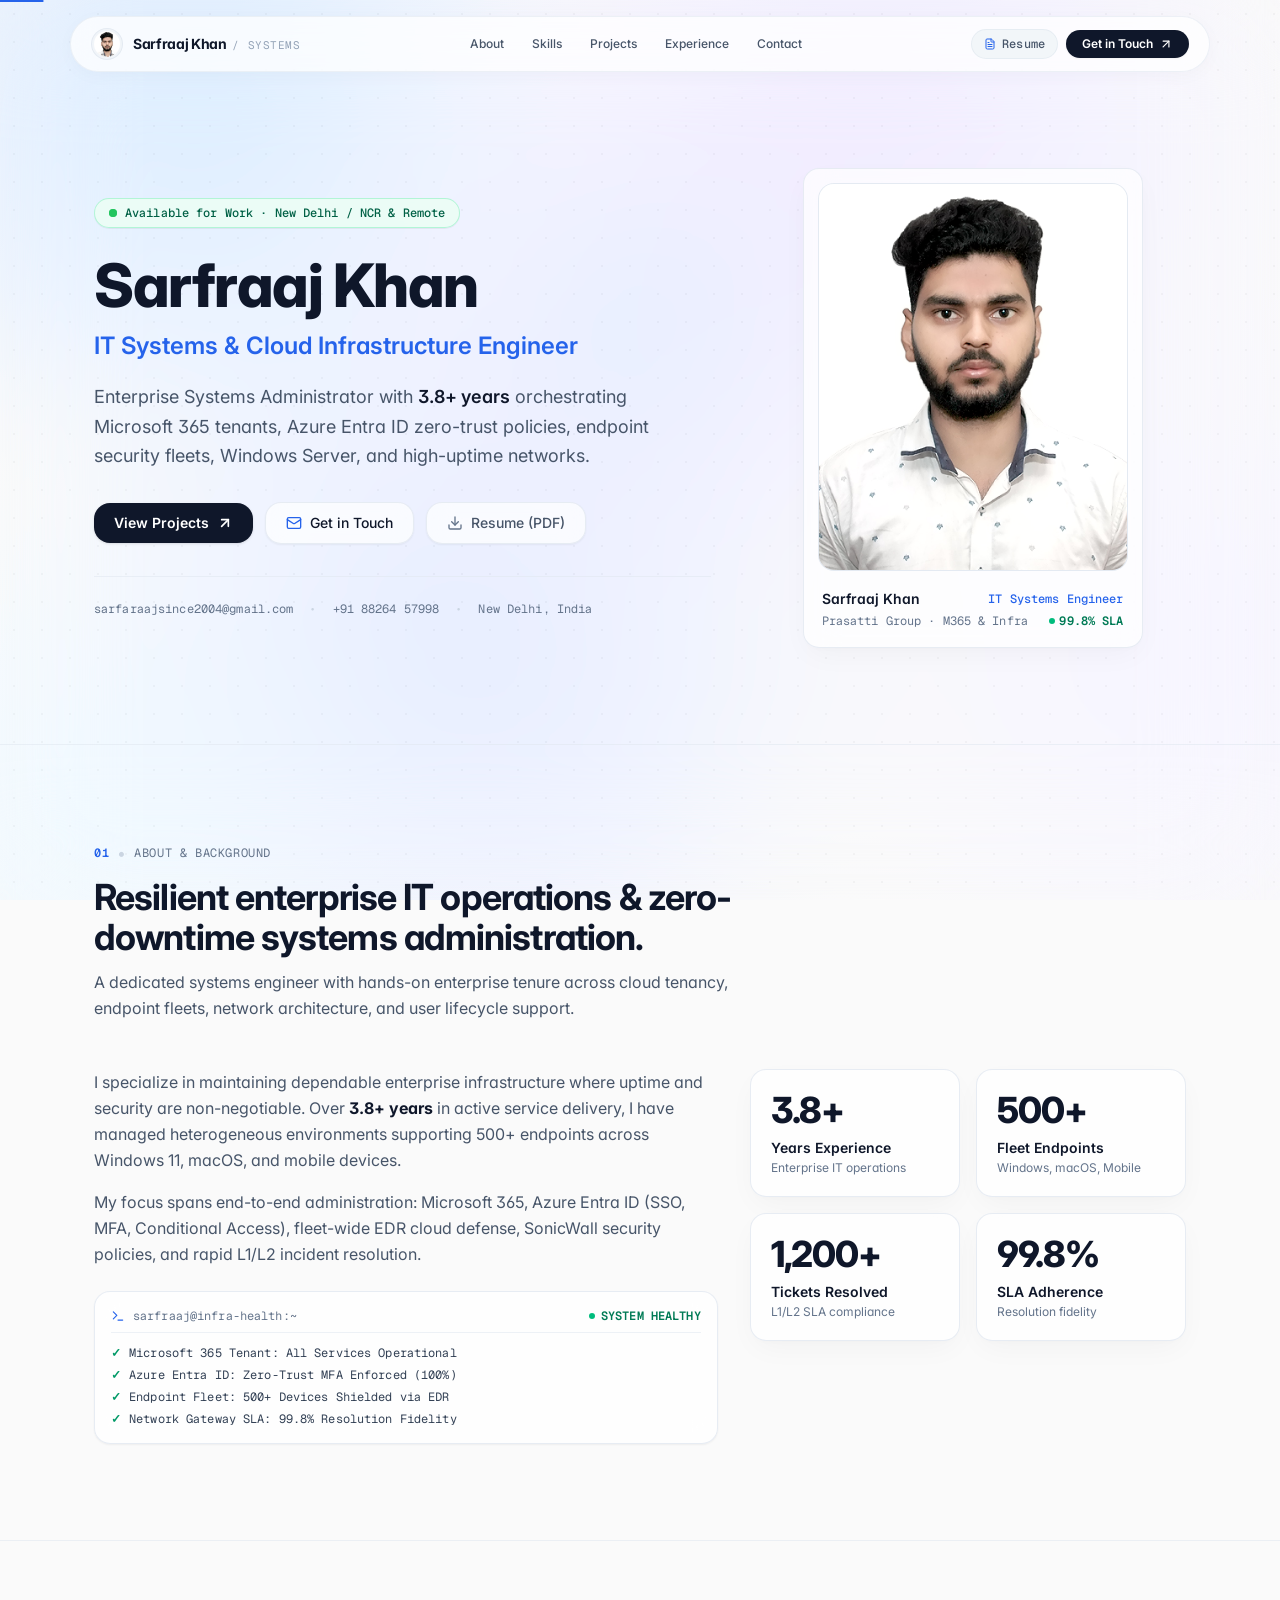
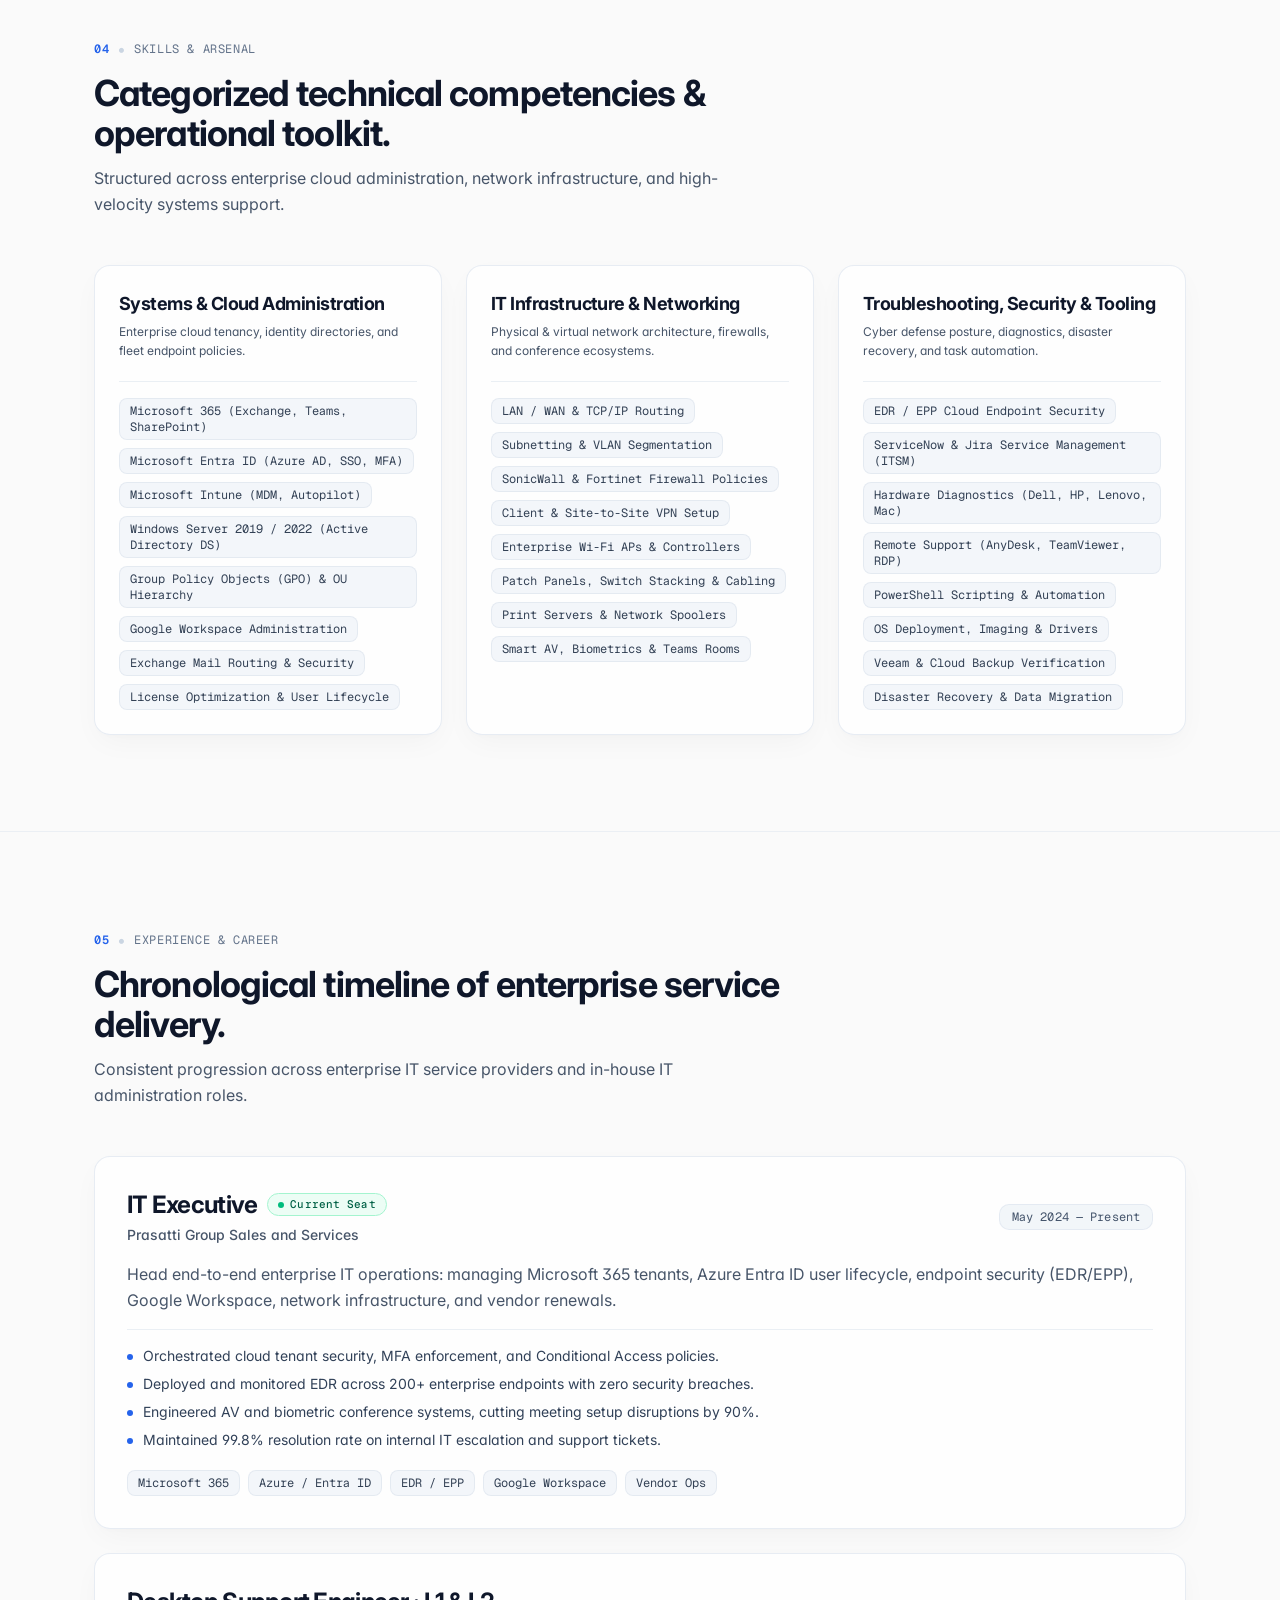
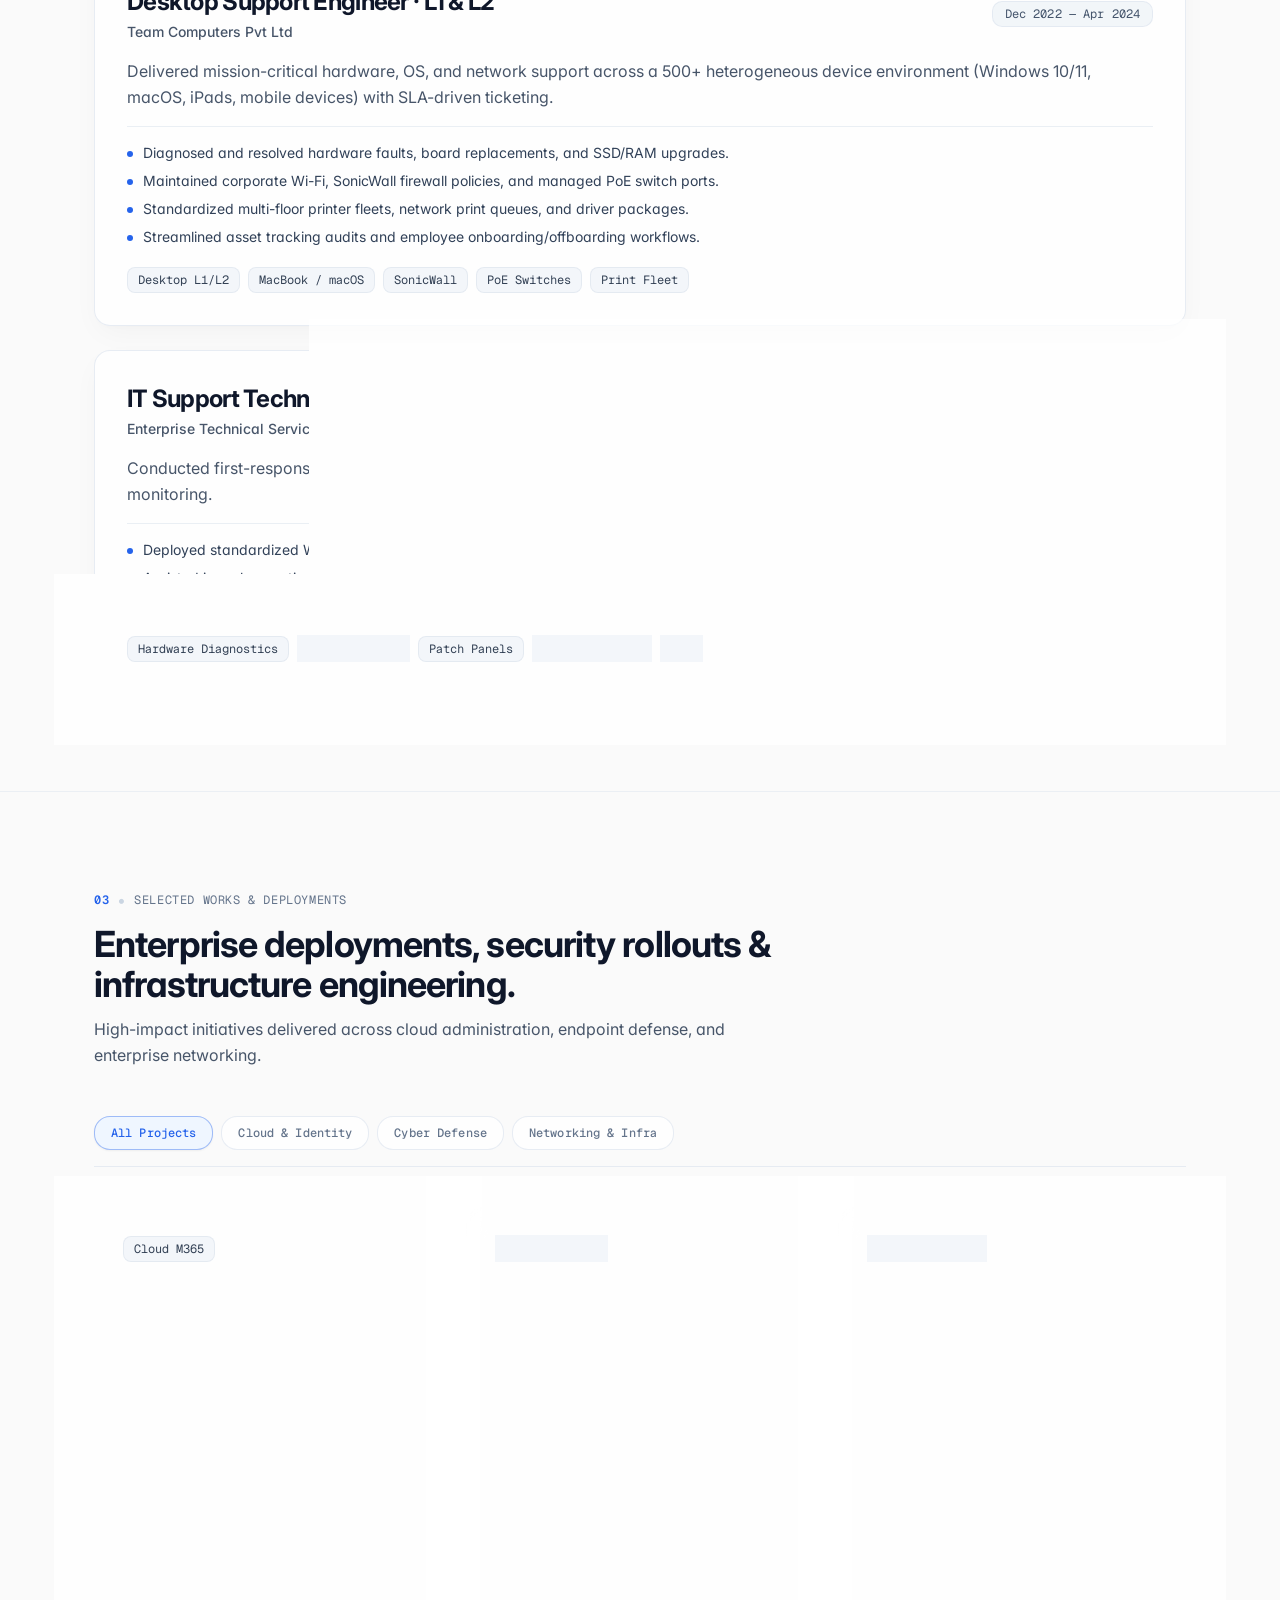
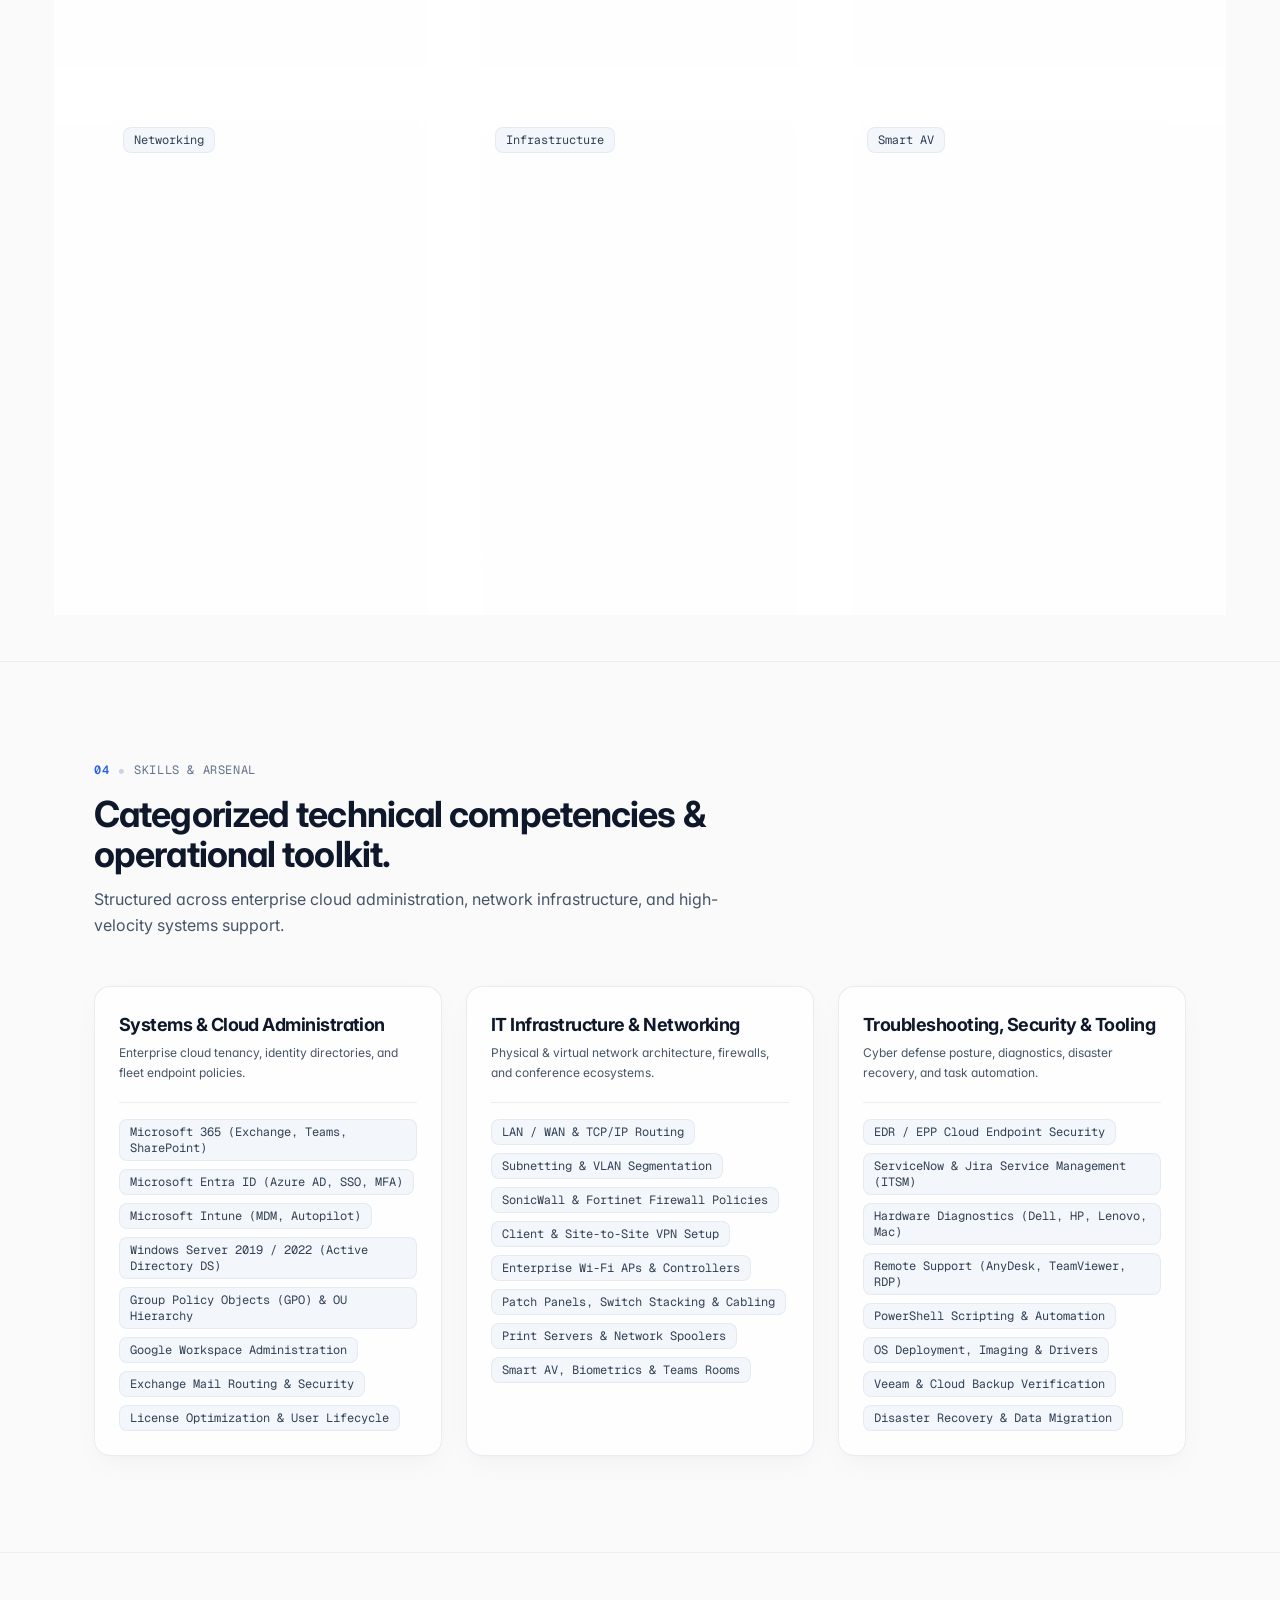
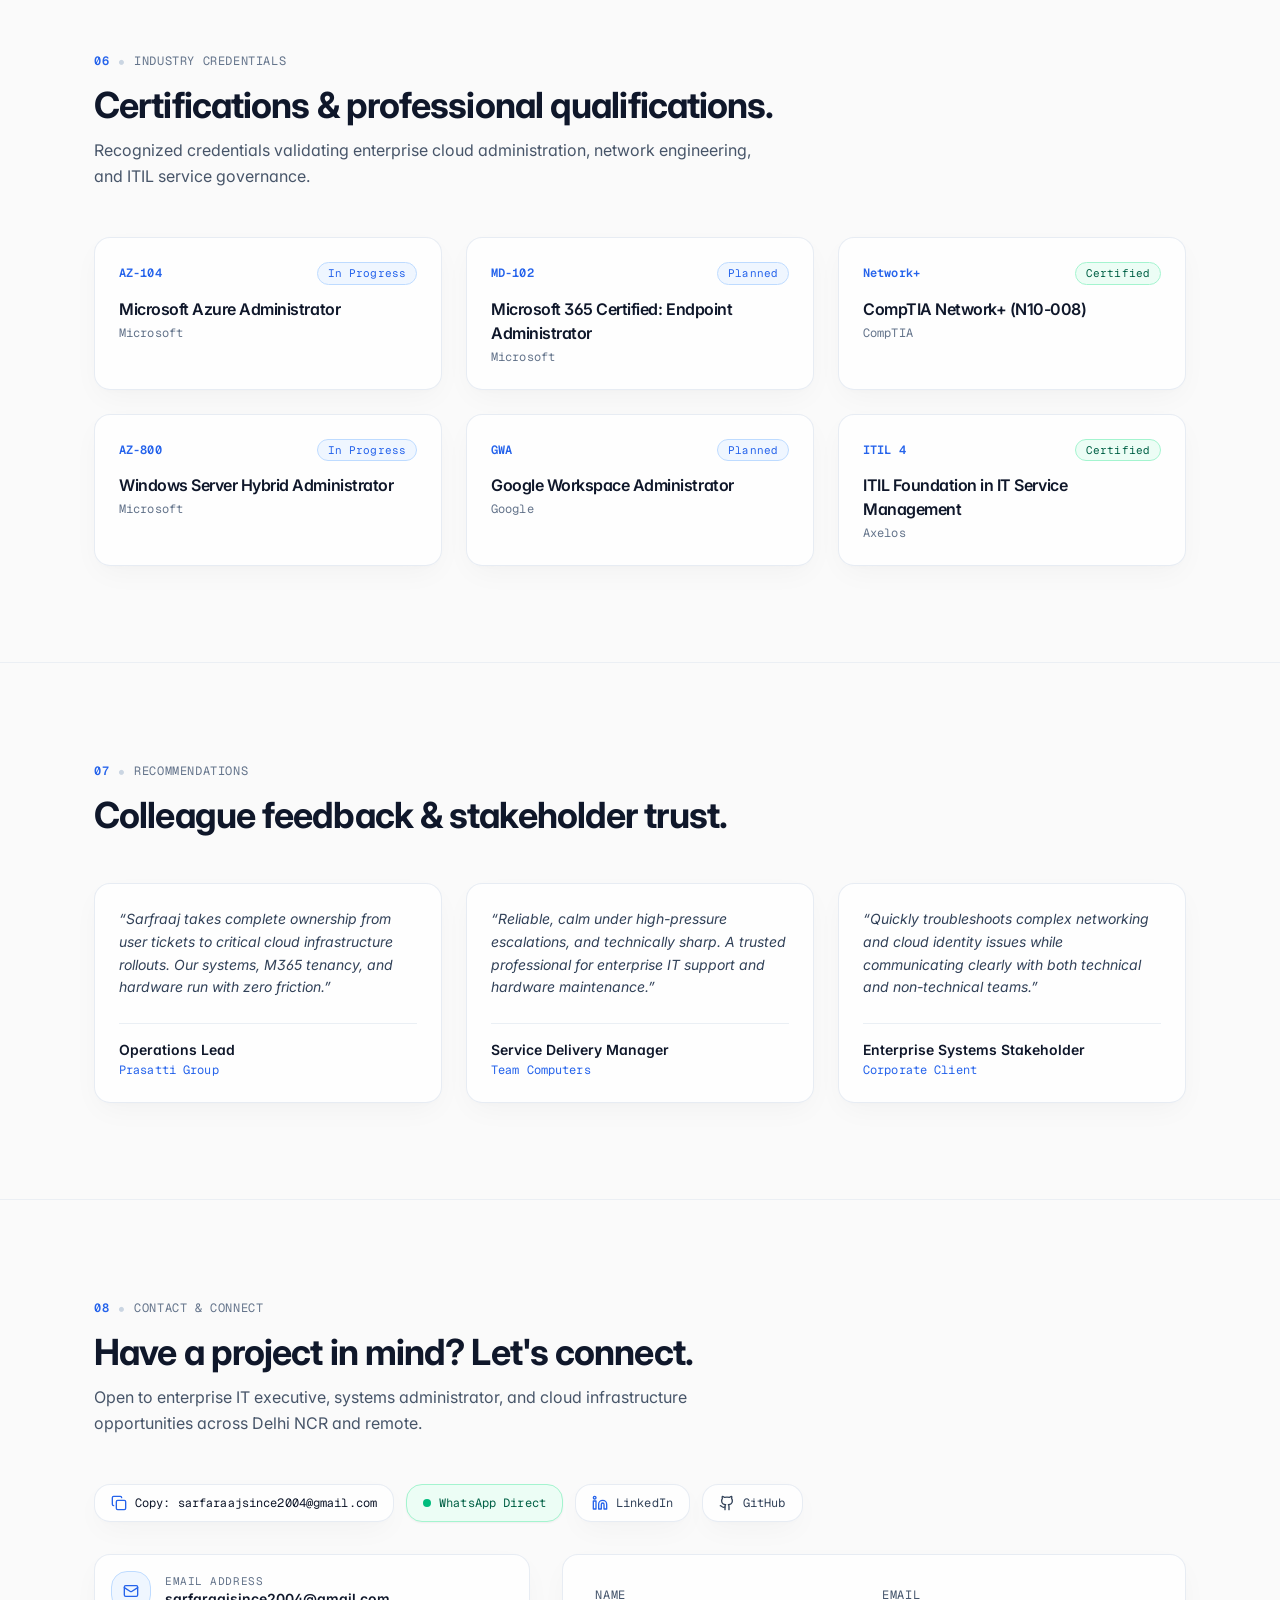
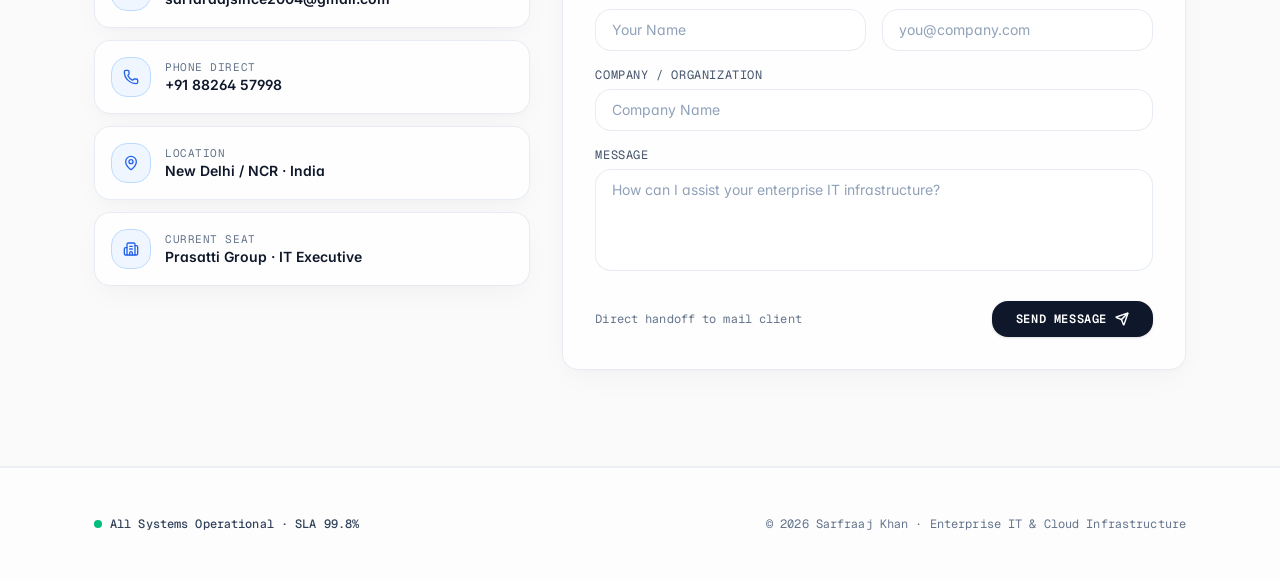
<file: index.html>
<!doctype html>
<html lang="en">
  <head>
    <meta charset="UTF-8" />
    <meta name="viewport" content="width=device-width, initial-scale=1.0" />
    <title>Sarfraaj Khan — IT Support Engineer</title>
    <meta
      name="description"
      content="Portfolio of Sarfraaj Khan, an IT Support Engineer specializing in Microsoft 365, Azure, Windows Server, endpoint security, and enterprise infrastructure."
    />
    <meta name="author" content="Sarfraaj Khan" />
    <meta property="og:type" content="website" />
    <meta property="og:title" content="Sarfraaj Khan — IT Support Engineer" />
    <meta
      property="og:description"
      content="Portfolio of Sarfraaj Khan, an IT Support Engineer specializing in Microsoft 365, Azure, Windows Server, endpoint security, and enterprise infrastructure."
    />
    <meta name="twitter:card" content="summary_large_image" />
    <meta name="twitter:title" content="Sarfraaj Khan — IT Support Engineer" />
    <meta
      name="twitter:description"
      content="Portfolio of Sarfraaj Khan, an IT Support Engineer specializing in Microsoft 365, Azure, Windows Server, endpoint security, and enterprise infrastructure."
    />
    <link rel="icon" type="image/x-icon" href="./favicon.ico" />
    <link rel="preconnect" href="https://fonts.googleapis.com" />
    <link rel="preconnect" href="https://fonts.gstatic.com" crossorigin />
    <link
      rel="stylesheet"
      href="https://fonts.googleapis.com/css2?family=Bricolage+Grotesque:opsz,wght@12..96,400;12..96,500;12..96,600;12..96,700;12..96,800;12..96,900&family=Geist:wght@300;400;500;600;700&family=Geist+Mono:wght@400;500;600&family=Inter:wght@300;400;500;600;700&display=swap"
    />
    <script type="module" crossorigin src="./assets/github-pages-Bz1WCS-z.js"></script>
    <link rel="stylesheet" crossorigin href="./assets/github-pages-BJlFQ95B.css">
  </head>
  <body>
    <div id="root"></div>
  </body>
</html>
</file>
